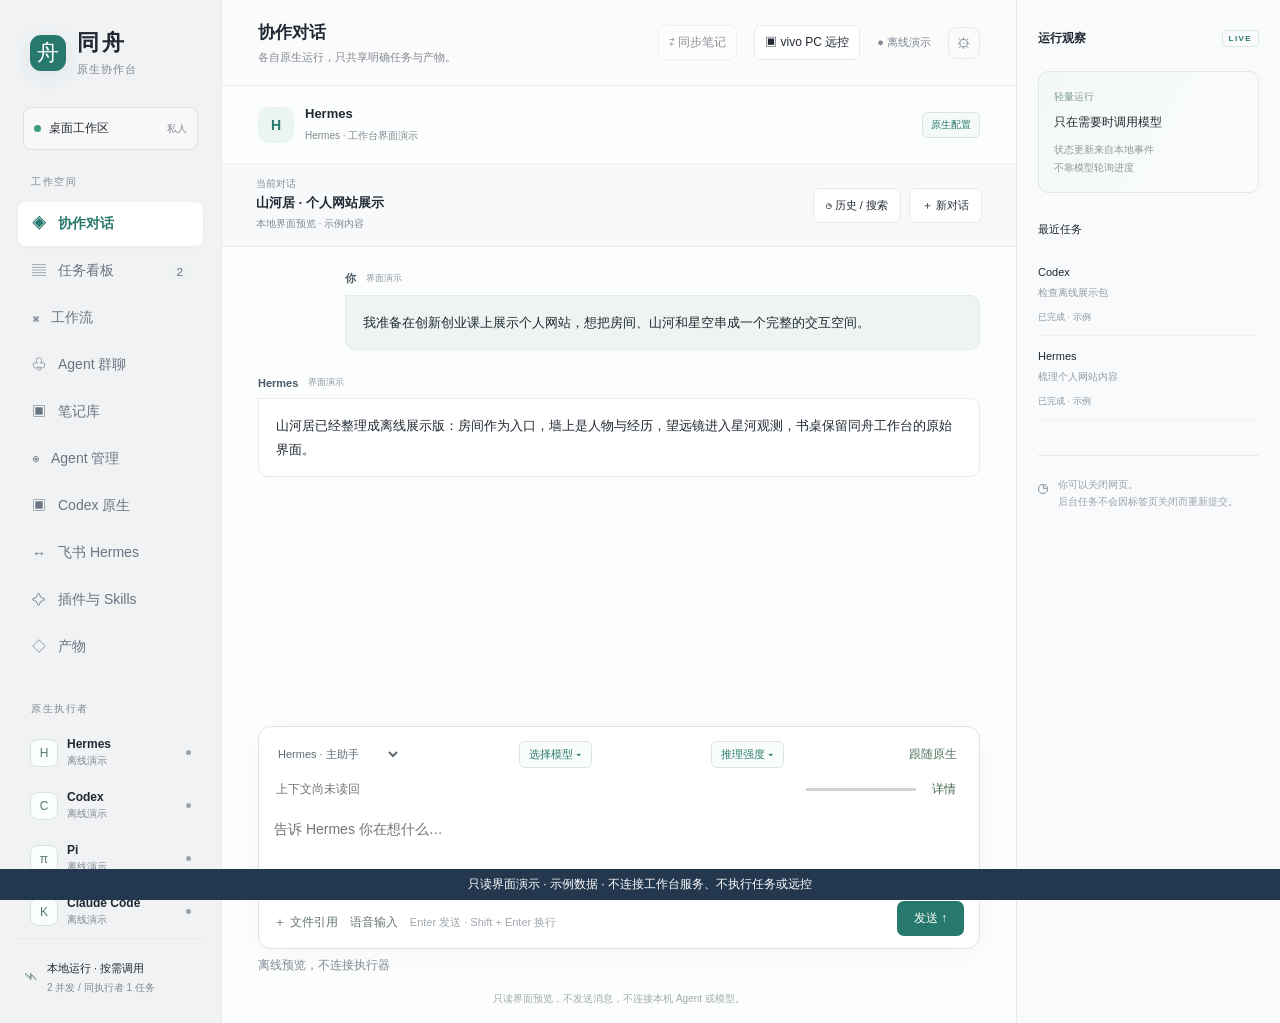
<file: assets/tongzhou/preview.html>
﻿<!doctype html><html lang="zh-CN"><head><meta charset="utf-8"><meta name="viewport" content="width=device-width,initial-scale=1"><title>同舟 · 原生协作台</title><link rel="stylesheet" href="./style.css"></head><body>
<div id="login" class="login"><div class="login-card"><div class="brand-mark">舟</div><span class="eyebrow">LOCAL-FIRST · NATIVE AGENTS</span><h1>让想法有着落。</h1><p>原生助手，清晰协作。你的项目和记忆留在自己的电脑。</p><form id="login-form"><label>协作台访问口令<input id="key" type="password" autocomplete="current-password" required placeholder="输入本机生成的口令"></label><button class="primary">进入协作台 <span>→</span></button></form><small id="login-error"></small></div></div>
<div id="app" hidden><aside class="sidebar"><div class="brand"><div class="brand-mark small">舟</div><div><b>同舟</b><span>原生协作台</span></div></div><div class="workspace-badge"><span class="pulse"></span> 桌面工作区 <small>私人</small></div><div class="section-label">工作空间</div><nav><button data-view="chat" class="active">◈ <span>协作对话</span></button><button data-view="tasks">▤ <span>任务看板</span><small id="active-count">0</small></button><button data-view="flows">⌘ <span>工作流</span></button><button data-view="rooms">♧ <span>Agent 群聊</span></button><button data-view="notes">▣ <span>笔记库</span></button><button data-view="agents">◉ <span>Agent 管理</span></button><button data-view="projection">▣ <span>Codex 原生</span></button><button data-view="feishu">↔ <span>飞书 Hermes</span></button><button data-view="skills">✧ <span>插件与 Skills</span></button><button data-view="artifacts">◇ <span>产物</span></button></nav><div class="section-label agent-label">原生执行者</div><div id="agent-list"></div><div class="sidebar-footer"><div class="foot-icon">⌁</div><div><b>本地运行 · 按需调用</b><span>2 并发 / 同执行者 1 任务</span></div></div></aside>
<main><header><button id="mobile-menu" aria-label="打开菜单">☰</button><div><h2 id="page-title">协作对话</h2><p id="page-subtitle">各自原生运行，只共享明确任务与产物。</p></div><div class="header-right"><button id="personal-notes-sync" class="secondary remote-launch" type="button" disabled title="正在检查笔记同步服务">⇄ 同步笔记</button><button id="vivo-remote-open" class="secondary remote-launch" type="button">▣ vivo PC 远控</button><span id="connection" class="connection">● 连接中</span><button id="settings-open" class="icon-button" title="模型选择">⚙</button></div></header>
<section id="view-chat" class="view chat-view"><div class="chat-heading"><div class="main-avatar">H</div><div><h3 id="active-agent-title">Hermes</h3><span id="model-label">原生会话 · 飞书独立运行</span></div><span id="agent-native-state" class="tag">原生配置</span></div><div class="conversation-toolbar"><div class="conversation-caption"><small>当前对话</small><b id="conversation-title">正在读取…</b><span id="conversation-origin" class="muted"></span></div><div class="conversation-controls"><button id="conversation-history-open" class="secondary" type="button">◷ 历史 / 搜索</button><button id="conversation-new-open" class="secondary" type="button">＋ 新对话</button><button id="conversation-native-view" class="native-link" type="button" hidden>查看原生历史</button></div></div><button id="conversation-load-earlier" class="load-earlier" type="button" hidden>加载更早消息</button><div id="messages" class="messages"><div class="welcome"><span class="eyebrow">从一句话开始</span><h1>我们一起把事情做好。</h1><p>聊一个想法，梳理一个项目，或交付一个明确任务。<br>这里展示真实执行状态，不让“结束回复”冒充“完成任务”。</p><div class="welcome-chips"><button data-suggestion="请先了解我这个项目的目标与阶段，暂时不要执行任务。">梳理一个项目 ↗</button><button data-suggestion="请帮我解释这个问题，先讨论，不要把聊天都变成待办。">一起想清楚 ↗</button></div></div></div><div class="composer-area"><div id="reply-status"></div><form id="chat-form"><div class="composer-top"><select id="actor"><option value="hermes">Hermes · 主助手</option><option value="codex">Codex · 高质量任务</option><option value="pi">Pi · 小任务</option><option value="claude">Claude Code · 大代码</option></select><button id="quick-model-open" type="button" class="model-chip" title="选择当前 agent 的提供商与模型">选择模型 ▾</button><button id="effort-open" type="button" class="model-chip">推理强度 ▾</button><button id="native-restore" type="button" class="native-link" title="仅清除同舟覆盖">跟随原生</button></div><div id="context-strip" class="context-strip"><span id="context-count">上下文尚未读回</span><progress id="context-meter" max="100" value="0" aria-label="上下文使用比例"></progress><button id="context-details-open" type="button">详情</button></div><textarea id="prompt" placeholder="告诉 Hermes 你在想什么…" rows="3" required></textarea><div class="composer-bottom"><div class="composer-tools"><button id="file-reference" type="button" title="引用电脑文件，不上传整库">＋ 文件引用</button><button id="voice-input" type="button">语音输入</button><button id="stop-current" type="button" hidden>停止本轮</button><span>Enter 发送 · Shift + Enter 换行</span></div><button class="send" type="submit">发送 ↑</button></div></form><div class="agent-connection-line"><p id="agent-readiness" class="readiness-note"></p><button id="agent-connect" class="secondary" type="button" hidden>重连接口</button></div><p class="composer-note">项目事实留在 AI 项目库。上下文读取原生统计；同舟选择不写回原生默认，飞书不接管。</p></div></section>
<section id="view-tasks" class="view" hidden><div class="view-toolbar"><div><h3>每件事，都有真实去向。</h3><p>执行、等待、待审批、失败与完成分别显示。</p></div></div><div id="task-board" class="board"></div></section>
<section id="view-flows" class="view" hidden><div class="view-toolbar"><div><h3>把方法变成可重复的流程。</h3><p>前置结果回收后再推进；失败会阻塞后续节点，不重复派发。</p></div><button class="primary" id="new-flow">＋ 新建工作流</button></div><div class="flow-presets"><button data-template="research"><span>01</span><b>资料 → 分析 → 验收</b><small>Pi · Codex · Hermes</small></button><button data-template="code"><span>02</span><b>方案 → 实现 → 审查</b><small>Hermes · Claude Code · Codex</small></button></div><div id="flow-list"></div></section>
<section id="view-rooms" class="view" hidden><div class="view-toolbar"><div><h3>Agent 群聊与互相委派。</h3><p>房间只管理成员、任务关系和结果回收；每个 Agent 仍使用自己的原生会话。</p></div><button id="room-new-open" class="primary" type="button">＋ 新建群聊</button></div><div id="room-list" class="room-list"></div></section>
<section id="view-notes" class="view" hidden><div class="view-toolbar"><div><h3>项目共享库，与个人笔记分开。</h3><p id="vault-label">既有 Obsidian 主库 · 只按需读取</p></div><button id="notes-refresh" class="secondary">刷新目录</button></div><div id="vault-separation" class="vault-separation"></div><div class="note-layout"><div id="note-list"></div><article id="note-content"><p class="muted">选择一份笔记查看。网页不另外维护一套个人记忆。</p></article></div></section>
<section id="view-feishu" class="view" hidden><div class="view-toolbar"><div><h3>飞书 Hermes · 原生对话接入</h3><p>从手机选择原生对话，一键接到飞书。保留 Hermes 原生工具、模型和会话，不重新转发聊天。</p></div><div class="view-toolbar-actions"><button id="feishu-refresh" class="secondary" type="button">刷新状态</button><button id="feishu-connect" class="secondary" type="button">连接 / 重连</button><button id="feishu-startup" class="secondary" type="button">启用 / 修复开机启动</button></div></div><p id="feishu-feedback" class="feishu-feedback" role="status">正在读取原生飞书状态…</p><div id="feishu-summary" class="feishu-summary"></div><div class="feishu-picker"><label>飞书频道<select id="feishu-channel"></select></label><label>选择原生 Hermes 对话<select id="feishu-session"></select></label><button id="feishu-switch" class="primary" type="button" disabled>接入所选对话</button></div><p class="feishu-boundary">切换另一对话会调用 Hermes 原生 /handoff，并在飞书发一次接入确认（可能调用一次模型）。开机只恢复网关和既有绑定，不自动反复切换。已有任务或切换进行中时暂不允许换对话。仅接入原生主频道；需要更换频道时先在飞书执行 /sethome。确认超时不自动重试。</p><div id="feishu-session-list" class="feishu-session-list"></div></section>
<section id="view-projection" class="view" hidden><div class="view-toolbar"><div><h3>Codex 原生界面</h3><p>直接操作电脑上当前的 Codex 窗口；模型请求、工具和历史仍由电脑原生 Codex 处理。</p></div><div class="view-toolbar-actions"><button id="projection-open-new" class="secondary" type="button">新窗口打开</button><button id="projection-refresh" class="secondary" type="button">刷新状态</button></div></div><div id="projection-status-panel" class="projection-status-panel"></div><iframe id="projection-frame" class="projection-frame" data-src="/projection/" allow="fullscreen" title="Codex 原生界面投影"></iframe></section><section id="view-agents" class="view" hidden><div class="view-toolbar"><div><h3>原生能力，完整保留。</h3><p>启动时自动检查网页任务入口。平板直接提交任务、看输出与历史；桌面应用通过 PC 远控操作。</p></div><div class="view-toolbar-actions"><button id="ccswitch-open" class="secondary" type="button">打开 CC Switch</button><button id="native-refresh" class="secondary" type="button">刷新安装状态</button></div></div><div id="ccswitch-agent-panel" class="ccswitch-agent-panel"></div><div id="remote-agent-panel" class="remote-agent-panel"></div><div id="native-agent-grid" class="native-agent-grid"></div><div class="integration-note">版本按钮只打开各 Agent 自己的原生更新入口；不会在后台自动安装、切换模型或重启原生软件。</div></section>
<section id="view-skills" class="view" hidden><div class="view-toolbar"><div><h3>能力放在原生目录。</h3><p>只读盘点，不复制 Skills、不注入全局规则，也不自动安装或运行第三方代码。</p></div></div><div class="skills-toolbar"><label>查看 Agent<select id="skills-actor"></select></label><label>查找 Skill<input id="skill-search" type="search" placeholder="名称或用途"></label><button id="skills-folder-open" class="secondary" type="button">打开原生目录</button></div><p id="skills-summary" class="muted"></p><div id="skills-list" class="skills-list"></div><h4 class="plugins-heading">插件 / 扩展目录</h4><div id="plugins-list" class="plugins-list"></div></section>
<section id="view-artifacts" class="view" hidden><div class="view-toolbar"><div><h3>结果，不止一句“完成”。</h3><p>来自任务回报的本机产物路径。PPT / Word 专用预览另行接入。</p></div></div><div id="artifact-list"></div></section>
</main><aside class="right-rail"><div class="rail-title">运行观察 <span>LIVE</span></div><div class="resource-card"><span>轻量运行</span><b>只在需要时调用模型</b><p>状态更新来自本地事件<br>不靠模型轮询进度</p></div><h4>最近任务</h4><div id="recent-jobs"></div><div class="rail-bottom"><span>◷</span><p>你可以关闭网页。<br>后台任务不会因标签页关闭而重新提交。</p></div></aside></div>
<dialog id="room-dialog" class="runtime-dialog"><form id="room-form"><div class="dialog-title"><div><h3>新建 Agent 群聊</h3><p class="muted">选择每位成员的原生机器人与已有对话；创建不调用模型</p></div><button type="button" class="dialog-close">×</button></div><label>群聊名称<input id="room-name" maxlength="120" required placeholder="例如：项目研发群"></label><div id="room-member-options" class="room-member-options"></div><button id="room-add-hermes" class="secondary" type="button">＋ 添加另一位 Hermes 机器人 / 会话</button><button type="submit" class="primary">创建群聊</button><p id="room-error" class="muted" role="alert"></p></form></dialog><dialog id="room-dispatch-dialog" class="runtime-dialog"><form id="room-dispatch-form"><div class="dialog-title"><div><h3>派发 Agent 任务</h3><p id="room-dispatch-meta" class="muted"></p></div><button type="button" class="dialog-close">×</button></div><label>发起 Agent<select id="room-source-agent"></select></label><label>目标 Agent<select id="room-target-agent"></select></label><label>任务目标<textarea id="room-goal" rows="5" required placeholder="只描述一个有边界的任务"></textarea></label><button class="primary">派发</button><p id="room-dispatch-error" class="muted"></p></form></dialog><dialog id="flow-dialog"><form id="flow-form"><div class="dialog-title"><h3>新建工作流</h3><button type="button" class="dialog-close">×</button></div><label>工作流名称<input id="flow-name" required placeholder="例如：本周项目资料整理"></label><label>节点定义 <small>actor / prompt / depends</small><textarea id="flow-spec" rows="15" spellcheck="false"></textarea></label><p class="muted">本版支持显式 DAG。节点、执行者和依赖确定后才执行，不自动无限拆分。</p><button class="primary">检查并创建</button><small id="flow-error"></small></form></dialog>
<dialog id="model-picker" class="model-picker"><div class="dialog-title"><div><h3>选择对话模型</h3><p class="muted">按提供商分组 · 当前模型有明确标记</p></div><button type="button" class="dialog-close">×</button></div><input id="model-search" type="search" placeholder="搜索模型名称、ID 或提供商" autocomplete="off"><div id="model-picker-list"></div><div id="model-picker-error"></div><div class="picker-footer"><span>仅当前 agent 的同舟调用，不改原生默认或飞书路由</span><button id="picker-open-config" class="secondary" type="button">API 配置中心 ↗</button></div></dialog><dialog id="settings-dialog" class="api-center"><div class="dialog-title"><div><h3>API 配置中心</h3><p class="muted">所有 API 集中查看 · 每个 agent 单独选择 · 原生配置不被改写</p></div><button type="button" class="dialog-close">×</button></div>
<div id="config-runtime-note" class="config-note" hidden></div><div class="catalog-toolbar"><div><b>模型目录</b><small id="catalog-status-text">只在你点击时读取提供商模型列表；不自动轮询、不调用模型</small></div><button id="catalog-refresh-all" class="secondary" type="button">发现已配置 API 的新模型</button></div><div id="provider-cards"></div><div class="settings-intro"><h4>每个 agent，自己的模型与推理</h4><p>可以跟随原生保存的选择，也可以只为同舟指定。运行中不改模型。</p></div><div id="actor-overrides"></div><small id="settings-error"></small>
<details class="provider-add"><summary>＋ 添加一个 API</summary><form id="provider-form"><div class="config-grid"><label>ID<input id="provider-id" placeholder="my-api" pattern="[a-z][a-z0-9-]{1,50}" required></label><label>显示名称<input id="provider-name" placeholder="我的 API"></label></div><label>API 地址<input id="provider-url" placeholder="https://example.com/v1" required></label><div class="config-grid"><label>接口协议<select id="provider-protocol"><option value="codex_responses">OpenAI Responses</option><option value="chat_completions">OpenAI Chat Completions</option><option value="anthropic_messages">Anthropic Messages</option></select></label><label>API Key<input id="provider-key" type="password" autocomplete="off" placeholder="仅保存在本机私有配置"></label></div><label>模型 ID <small>每行一个，不根据名称猜测能力</small><textarea id="provider-models" rows="3" required placeholder="点击右侧按钮自动发现，或每行填写一个模型ID"></textarea><button id="provider-discover" class="secondary" type="button">发现模型</button><small id="provider-discover-status" class="muted"></small></label><div class="config-grid"><label>上下文上限<input id="provider-context" type="number" min="1024" max="2000000" value="128000"></label><label>输出上限<input id="provider-output" type="number" min="128" max="131072" value="8192"></label></div><p class="muted">自定义模型的容量请按提供商填写。新增 API 只保存在同舟私有目录，不改 Hermes、Pi 或其他原生配置。</p><button class="primary">保存 API</button><small id="provider-error"></small></form></details></dialog><dialog id="effort-dialog" class="runtime-dialog"><div class="dialog-title"><div><h3>推理强度</h3><p id="effort-explain" class="muted"></p></div><button type="button" class="dialog-close">×</button></div><div id="effort-options" class="effort-options"></div><small id="effort-error"></small></dialog>
<dialog id="context-dialog" class="runtime-dialog"><div class="dialog-title"><div><h3>上下文与用量</h3><p class="muted">真实原生观测，不累加历史花费冒充当前上下文。</p></div><button type="button" class="dialog-close">×</button></div><div id="context-detail-grid" class="context-detail-grid"></div><p id="context-source" class="muted"></p></dialog>
<dialog id="file-dialog" class="runtime-dialog"><div class="dialog-title"><h3>引用电脑文件</h3><button type="button" class="dialog-close">×</button></div><label>绝对路径<input id="file-reference-path" placeholder="C:\Users\11710\Desktop\…" autocomplete="off"></label><p class="muted">把路径交给当前 agent 按需读取。此入口不上传平板文件，也不会把全文自动灌入上下文。</p><button id="file-reference-add" type="button" class="primary">加入引用</button></dialog>
<dialog id="conversation-dialog" class="history-dialog"><div class="dialog-title"><div><h3>对话历史</h3><p class="muted">按 Agent 分开 · 原生记录按需读取 · 不调用模型检索</p></div><button type="button" class="dialog-close" aria-label="关闭历史">×</button></div><div class="history-filters"><label>Agent<select id="history-actor"></select></label><label>搜索<input id="history-search" type="search" placeholder="标题或同舟消息关键词" autocomplete="off"></label><button id="history-scan" class="secondary" type="button">检索原生历史</button></div><div class="history-options"><label><input id="history-hidden" type="checkbox">显示已隐藏对话</label><span id="history-status" class="muted"></span></div><div id="history-list" class="history-list"></div><p class="history-boundary">“移除”只隐藏同舟目录，原生历史和任务证据保留，可恢复。续接原生历史前，请先结束该原生会话的当前任务，避免两处同时写入。原生检索本次最多150条，60秒内复用缓存。</p></dialog>
<dialog id="new-conversation-dialog" class="runtime-dialog"><form id="new-conversation-form"><div class="dialog-title"><div><h3>新建独立对话</h3><p id="new-conversation-actor" class="muted"></p></div><button type="button" class="dialog-close">×</button></div><label>对话名称（可选）<input id="new-conversation-title" maxlength="120" placeholder="例如：论文研究 / 工作规划 / 日常交流"></label><p class="muted">创建独立的原生会话，不带入另一段聊天；共用项目笔记不等于共用对话上下文。</p><button class="primary" id="new-conversation-submit">创建对话</button><p id="new-conversation-error" class="muted"></p></form></dialog>
<dialog id="native-transcript-dialog" class="history-dialog"><div class="dialog-title"><div><h3 id="native-transcript-title">原生历史查看</h3><p class="muted">最近文本按需读取 · 不复制入数据库 · 不展示工具结果或内部推理</p></div><button type="button" class="dialog-close">×</button></div><div id="native-transcript-body" class="native-transcript"></div></dialog>
<div id="preview-banner" hidden>只读界面预览 · 不执行任务、不启动远控 · 不是在线服务验收</div><div id="toast"></div><script src="./preview.js"></script></body></html>
</file>
<file: assets/tongzhou/style.css>
﻿:root{--bg:#f6f7f9;--paper:#fff;--line:#e7e9ed;--text:#202933;--muted:#818994;--accent:#28796d;--soft:#eaf4f0;--font:Inter,"Segoe UI","Microsoft YaHei",sans-serif}*{box-sizing:border-box}body{margin:0;background:var(--bg);color:var(--text);font:14px var(--font)}button,input,textarea,select{font:inherit}button{cursor:pointer;border:0;background:none;color:inherit}button:hover{filter:brightness(.96)}[hidden]{display:none!important}input,select,textarea{outline:none;border:1px solid var(--line);border-radius:9px;padding:10px 12px;background:white;color:var(--text)}textarea{resize:vertical;line-height:1.7}input:focus,textarea:focus,select:focus{border-color:#82b3a7;box-shadow:0 0 0 3px #28796d0c}#app{display:grid;grid-template-columns:222px minmax(0,1fr) 264px;height:100vh}.sidebar{background:#f0f2f4;border-right:1px solid var(--line);padding:28px 18px;display:flex;flex-direction:column}.brand{display:flex;gap:11px;align-items:center;padding:0 12px}.brand b{font-size:22px;letter-spacing:3px}.brand span{display:block;font-size:11px;letter-spacing:1px;color:var(--muted);margin-top:4px}.brand-mark{width:50px;height:50px;border-radius:15px;background:var(--accent);color:white;display:grid;place-items:center;font-size:25px;font-family:serif;box-shadow:0 5px 20px #28796d18}.brand-mark.small{width:36px;height:36px;font-size:22px;border-radius:11px}.workspace-badge{margin:30px 5px 25px;padding:12px 10px;border:1px solid #dde1e6;border-radius:8px;font-size:12px;background:#ffffff88;display:flex;align-items:center;gap:8px}.workspace-badge small{margin-left:auto;color:var(--muted)}.pulse{width:7px;height:7px;background:#3b9c79;border-radius:50%}.section-label{font-size:10px;letter-spacing:1.5px;color:var(--muted);padding:0 13px;margin-bottom:10px}nav button{display:flex;gap:12px;align-items:center;width:100%;border-radius:8px;padding:13px 14px;text-align:left;color:#697582;margin:3px 0}nav button.active{background:white;color:var(--accent);font-weight:600;box-shadow:0 2px 9px #25374a06}nav small{margin-left:auto;background:#edf1f1;border-radius:5px;padding:2px 6px}.agent-label{margin-top:30px}.agent{display:flex;gap:9px;align-items:center;padding:11px 12px}.avatar{width:28px;height:28px;border:1px solid #d9e2e1;border-radius:8px;display:grid;place-items:center;background:#fafffd;color:#5a786f;font-size:12px}.agent div:nth-child(2){font-size:12px}.agent small{display:block;color:var(--muted);font-size:10px;margin-top:3px}.agent .dot{width:5px;height:5px;border-radius:50%;background:#b4bec5;margin-left:auto}.sidebar-footer{margin-top:auto;display:flex;gap:9px;padding:20px 7px 0;border-top:1px solid var(--line)}.sidebar-footer b{font-size:11px;font-weight:500}.sidebar-footer span{display:block;font-size:10px;color:var(--muted);margin-top:5px}.foot-icon{font-size:26px;color:#81978f}main{min-width:0;display:flex;flex-direction:column;overflow:hidden}header{height:86px;border-bottom:1px solid var(--line);display:flex;align-items:center;justify-content:space-between;padding:0 36px;background:#ffffff77;flex-shrink:0}header h2{font-size:17px;margin:0 0 6px}header p{margin:0;color:var(--muted);font-size:11px}.header-right{display:flex;gap:17px;align-items:center}.connection{font-size:11px;color:var(--accent)}.icon-button{width:32px;height:32px;border:1px solid var(--line);border-radius:8px;color:#78848f}.view{padding:30px 34px;overflow:auto;flex:1}.chat-view{padding:0;display:flex;flex-direction:column;background:#fcfdfd}.chat-heading{display:flex;gap:11px;align-items:center;padding:20px 36px;border-bottom:1px solid #edf0f2}.main-avatar{width:36px;height:36px;border-radius:11px;background:var(--soft);color:var(--accent);display:grid;place-items:center;font-weight:600}.chat-heading h3{margin:0 0 5px;font-size:13px}.chat-heading span{font-size:10px;color:var(--muted)}.chat-heading .tag{margin-left:auto;border:1px solid #d7e6e1;color:var(--accent);padding:5px 8px;border-radius:5px;background:#f4faf7}.messages{flex:1;overflow:auto;padding:24px 36px}.welcome{padding:12vh 0 10px;max-width:640px;margin:auto}.eyebrow{font-size:10px;letter-spacing:1.8px;color:var(--accent)}h1{font-size:29px;font-weight:500;letter-spacing:-.6px;margin:16px 0}.welcome p{font-size:13px;color:#84909a;line-height:1.95}.welcome-chips{display:flex;gap:9px;margin-top:25px;flex-wrap:wrap}.welcome-chips button{padding:10px 13px;border:1px solid var(--line);border-radius:7px;font-size:11px;background:white;color:#667580}.message{margin:0 0 26px;max-width:780px}.message-meta{font-size:11px;display:flex;gap:10px;align-items:center;color:#8d97a1;margin-bottom:9px}.message-meta b{color:#4b5a66;font-weight:600}.message-body{white-space:pre-wrap;overflow-wrap:anywhere;line-height:1.8;font-size:13px;background:white;padding:15px 17px;border:1px solid var(--line);border-radius:0 10px 10px 10px}.message.user{margin-left:12%;}.message.user .message-body{background:#edf4f1;border-color:#e2ece8}.message.error .message-body{background:#fff5f3;color:#995948}.status-pill{font-size:10px;border-radius:5px;padding:3px 6px;background:#f0f3f5;color:#74838e}.composer-area{padding:12px 36px 17px}.composer-area form{border:1px solid #dde4e7;border-radius:13px;background:white;box-shadow:0 7px 26px #405a6208;padding:12px 15px}.composer-top{display:flex;align-items:center;justify-content:space-between}.composer-top select{border:0;font-size:11px;color:#5b6b73;padding:4px 0;box-shadow:none}.composer-top span{font-size:10px;color:#9ca6ae}.composer-area textarea{border:0;width:100%;padding:9px 0;background:none;box-shadow:none;min-height:65px;resize:none}.composer-bottom{display:flex;align-items:center;justify-content:space-between}.composer-bottom span{font-size:10px;color:#a0a7af}.send{padding:9px 17px;border-radius:7px;background:var(--accent);color:white;font-size:12px}.composer-note{text-align:center;color:#a0a8ae;font-size:10px;margin:10px 0 0}.right-rail{border-left:1px solid var(--line);padding:30px 21px;background:#f9fafb;overflow:auto}.rail-title{display:flex;justify-content:space-between;font-size:12px;font-weight:600;margin:0 0 24px}.rail-title span{font-size:8px;letter-spacing:1.4px;color:var(--accent);border:1px solid #dbe7e2;border-radius:4px;padding:3px 6px}.resource-card{border:1px solid #e1e8e5;border-radius:10px;background:linear-gradient(120deg,#f3f8f5,#fafcfb);padding:15px}.resource-card span{font-size:10px;color:#7c998a}.resource-card b{display:block;font-size:12px;margin-top:10px;font-weight:500}.resource-card p{color:#8b9a93;font-size:10px;line-height:1.8;margin-bottom:0}.right-rail h4{font-size:11px;font-weight:500;margin:29px 0 15px}.mini-job{padding:11px 0;border-bottom:1px solid #edf0f2}.mini-job strong{font-size:11px;font-weight:500}.mini-job p{font-size:10px;color:#939da6;white-space:nowrap;text-overflow:ellipsis;overflow:hidden;margin:7px 0}.mini-job small{font-size:9px;color:#8a979f}.rail-bottom{margin-top:35px;border-top:1px solid var(--line);padding-top:20px;display:flex;gap:10px;color:#99a2ab}.rail-bottom p{font-size:10px;line-height:1.7;margin:0}.rail-bottom span{font-size:20px}.view-toolbar{display:flex;justify-content:space-between;align-items:center;margin-bottom:25px}.view-toolbar h3{font-size:19px;font-weight:500;margin:0 0 9px}.view-toolbar p{font-size:11px;color:var(--muted);margin:0}.primary{background:var(--accent);color:white;border-radius:8px;padding:11px 17px;font-size:12px;display:flex;justify-content:space-between;gap:20px}.secondary{border:1px solid var(--line);background:white;border-radius:7px;padding:9px 12px;font-size:11px}.board{display:grid;grid-template-columns:repeat(3,minmax(0,1fr));gap:15px}.column{background:#eef1f4;border-radius:10px;padding:12px;min-height:240px}.column-title{font-size:11px;color:#687883;margin-bottom:14px}.task-card{background:white;padding:13px;border:1px solid var(--line);border-radius:8px;margin-bottom:10px}.task-card strong{font-size:11px}.task-card p{font-size:11px;line-height:1.6;color:#79858f;white-space:pre-wrap;max-height:90px;overflow:hidden}.task-card footer{display:flex;gap:6px;justify-content:space-between;align-items:center}.task-card button{font-size:10px;color:#b37964}.flow-presets{display:grid;grid-template-columns:1fr 1fr;gap:15px;margin-bottom:28px}.flow-presets button{text-align:left;background:white;border:1px solid var(--line);border-radius:10px;padding:20px;display:flex;flex-direction:column;gap:10px}.flow-presets span{font-size:10px;color:#8cab9e}.flow-presets b{font-size:13px;font-weight:500}.flow-presets small{color:#98a2aa;font-size:10px}.flow{background:white;border:1px solid var(--line);border-radius:10px;padding:20px;margin-top:15px}.flow-head{display:flex;justify-content:space-between;font-size:13px}.flow-nodes{display:flex;gap:10px;flex-wrap:wrap;margin-top:20px}.flow-node{padding:12px;background:#f5f7f8;border-radius:8px;flex:1;min-width:140px}.flow-node b{font-size:11px}.flow-node p{font-size:10px;color:#86939d}.note-layout{display:grid;grid-template-columns:220px 1fr;border:1px solid var(--line);background:white;border-radius:10px;min-height:430px;overflow:hidden}#note-list{padding:12px;border-right:1px solid var(--line);max-height:65vh;overflow:auto}#note-list button{width:100%;text-align:left;padding:9px 7px;font-size:11px;color:#63737d;border-radius:5px}#note-list button:hover{background:var(--soft)}#note-content{white-space:pre-wrap;overflow-wrap:anywhere;padding:24px;line-height:1.85;font-size:12px;max-height:65vh;overflow:auto}.muted{color:var(--muted);font-size:11px;line-height:1.8}.artifact{background:white;border:1px solid var(--line);border-radius:8px;padding:15px;margin:10px 0}.artifact b{display:block;font-size:12px}.artifact small{color:var(--muted);font-size:10px;overflow-wrap:anywhere}.empty{border:1px dashed #d9e1e5;border-radius:10px;padding:40px;text-align:center;color:#97a1a9;font-size:12px}dialog{border:1px solid var(--line);border-radius:15px;max-width:660px;width:90%;padding:25px;box-shadow:0 25px 100px #152c3940}dialog::backdrop{background:#152b3c55;backdrop-filter:blur(4px)}.dialog-title{display:flex;align-items:center;justify-content:space-between;margin-bottom:18px}.dialog-title h3{font-weight:500;margin:0}.dialog-close{font-size:22px;color:var(--muted)}label{display:block;font-size:12px;margin:15px 0;color:#61727b}label input,label textarea,label select{display:block;width:100%;margin-top:8px}label small{font-size:10px;color:var(--muted)}#toast{position:fixed;bottom:30px;left:50%;transform:translateX(-50%);padding:12px 20px;background:#243b37;color:white;border-radius:9px;box-shadow:0 4px 20px #0001;font-size:12px;display:none;z-index:1000}.login{min-height:100vh;display:grid;place-items:center;background:radial-gradient(at 15% 30%,#e4ede8 0,transparent 45%),var(--bg)}.login-card{max-width:420px;padding:40px;width:100%}.login-card>.eyebrow{display:block;margin-top:35px}.login-card p{color:#8b959b;font-size:12px;line-height:1.9}.login-card form{margin-top:28px}.login-card .primary{width:100%;margin-top:22px}.login-card small{display:block;color:#b56551;font-size:11px;margin-top:15px}#mobile-menu{display:none}#reply-status{font-size:11px;color:var(--accent);min-height:22px;padding:0 5px}#settings-error,#flow-error{color:#af6c5b;display:block;margin-top:10px}@media(min-width:1500px){#app{grid-template-columns:236px minmax(0,1fr) 288px}.messages{padding:28px 65px}.composer-area{padding:12px 65px 20px}}@media(max-width:1100px){#app{grid-template-columns:198px 1fr}.right-rail{display:none}.sidebar{padding:24px 14px}.view{padding:24px}.board{gap:9px}header{padding:0 25px}.messages,.chat-heading{padding-left:25px;padding-right:25px}.composer-area{padding-left:25px;padding-right:25px}}@media(max-width:650px){#app{display:block;height:100dvh}.sidebar{position:fixed;inset:0 auto 0 0;width:230px;z-index:30;transform:translateX(-100%);transition:.2s;box-shadow:10px 0 50px #15333022}.sidebar.open{transform:none}main{height:100%}header{height:74px;padding:0 16px;gap:12px;justify-content:initial}header h2{font-size:15px}header p{font-size:9px}.header-right{margin-left:auto;gap:8px}.connection{font-size:9px}#mobile-menu{display:block;font-size:18px}.messages{padding:18px}.chat-heading{padding:16px 18px}.chat-heading .tag{font-size:8px}.composer-area{padding:10px 14px 12px}.welcome{padding-top:8vh}h1{font-size:25px}.welcome p{font-size:12px}.message.user{margin-left:6%}.composer-top span{display:none}.board{grid-template-columns:1fr}.flow-presets{grid-template-columns:1fr}.note-layout{grid-template-columns:1fr}#note-list{max-height:170px;border-right:0;border-bottom:1px solid var(--line)}#note-content{max-height:50vh}.view-toolbar{align-items:flex-start;gap:12px}.view-toolbar h3{font-size:16px}.primary{font-size:11px;padding:10px 12px}.composer-note{font-size:8px}.view{padding:20px 16px}}

.api-center{max-width:800px;max-height:90vh;overflow:auto}.config-grid{display:grid;grid-template-columns:repeat(2,minmax(0,1fr));gap:14px}.config-grid label{margin:9px 0}#provider-cards{display:flex;gap:10px;flex-wrap:wrap}.provider-card{border:1px solid var(--line);border-radius:8px;padding:13px;min-width:180px;flex:1}.provider-card b{display:block;font-size:12px}.provider-card small{display:block;color:var(--muted);font-size:10px;margin:8px 0;overflow-wrap:anywhere}.override-row{display:grid;grid-template-columns:90px 1fr 1fr;gap:9px;align-items:center;margin:10px 0}.override-row b{font-size:11px}.override-row small{grid-column:2/4;font-size:10px;color:var(--muted)}.provider-add{margin-top:24px;border-top:1px solid var(--line);padding-top:18px}.provider-add summary{cursor:pointer;color:var(--accent);font-size:12px}@media(max-width:650px){.config-grid{grid-template-columns:1fr}.override-row{grid-template-columns:1fr 1fr}.override-row b{grid-column:1/3}.override-row small{grid-column:1/3}}

.model-chip{border:1px solid #d9e6e0;border-radius:6px;color:var(--accent);font-size:11px;padding:5px 9px;background:#f8fcfa;max-width:230px;overflow:hidden;text-overflow:ellipsis;white-space:nowrap}.model-picker{max-width:590px;max-height:80vh;overflow:auto}.model-picker>input{width:100%;margin-bottom:18px}#model-picker-list{max-height:48vh;overflow:auto}.model-group{border:1px solid var(--line);border-radius:9px;overflow:hidden;margin-bottom:12px}.model-group-head{display:block;width:100%;padding:13px 14px;background:#f4f7f6;text-align:left;color:#557b70;font-size:12px}.model-choice{width:100%;display:flex;align-items:center;justify-content:space-between;text-align:left;padding:13px 14px;border-top:1px solid #f0f2f4;gap:12px}.model-choice.selected{background:#edf7f2}.model-choice:hover{background:#f5faf7}.model-choice b{font-size:12px;font-weight:500}.model-choice small{display:block;font-size:9px;color:var(--muted);margin-top:5px}.model-choice-tags{display:flex;align-items:center;gap:6px;flex-wrap:wrap;justify-content:flex-end;font-size:8px;color:#81918a}.model-choice-tags span{border:1px solid #e1e9e5;border-radius:4px;padding:3px 4px}.model-choice-tags .current-model{color:var(--accent);border-color:#b8d8cb;background:#eaf5ef}.picker-footer{display:flex;justify-content:space-between;gap:12px;align-items:center;margin-top:16px;padding-top:14px;border-top:1px solid var(--line)}.picker-footer>span{font-size:9px;color:var(--muted)}#model-picker-error{color:#b26350;font-size:11px;margin-top:12px}.config-note{padding:11px 13px;background:#fff8e9;border:1px solid #eee0bb;border-radius:7px;color:#9b8047;font-size:11px;line-height:1.7;margin-bottom:17px}button:disabled{cursor:not-allowed;opacity:.5}@media(max-width:650px){.model-choice{align-items:flex-start;flex-direction:column}.model-choice-tags{justify-content:flex-start}.model-chip{max-width:160px;font-size:9px}.composer-top{gap:9px}}

/* Native runtime controls: restrained, readable, per-agent scope. */
.agent[role=button]{cursor:pointer;border:1px solid transparent;border-radius:10px}.agent.selected{background:#edf4ef;border-color:#b7cabb}.agent:focus-visible{outline:2px solid #176b4c;outline-offset:2px}.composer-top{flex-wrap:wrap;gap:8px}.native-link{border:0;background:transparent;color:#53715e;font-size:12px;padding:7px;cursor:pointer}.context-strip{display:flex;align-items:center;gap:10px;padding:10px 2px;color:#6c746c;font:12px/1.4 system-ui}.context-strip progress{margin-left:auto;width:110px;height:5px;accent-color:#237653}.context-strip progress.unavailable{opacity:.3}.context-strip button{border:0;background:none;color:#40654a;cursor:pointer}.composer-tools{display:flex;gap:12px;align-items:center;flex-wrap:wrap}.composer-tools button{border:0;background:transparent;padding:5px 0;color:#64766a;font:12px system-ui;cursor:pointer}.composer-tools button:disabled{opacity:.45;cursor:default}.composer-tools span{font-size:11px}.runtime-dialog{width:min(540px,calc(100vw - 32px));border:1px solid #d5ddd5;border-radius:16px;padding:24px;background:#fcfcf9}.runtime-dialog::backdrop{background:#16221960}.effort-options{display:grid;grid-template-columns:repeat(3,1fr);gap:9px;margin:18px 0}.effort-option{padding:14px 8px;border:1px solid #d9dfd8;background:#fff;border-radius:9px;cursor:pointer}.effort-option.selected{border-color:#28784e;background:#edf5ef;color:#205e3d}.runtime-actor-card{padding:18px;border:1px solid #dce2db;border-radius:12px;background:#fff;margin:12px 0}.runtime-card-head,.runtime-card-foot{display:flex;align-items:center;justify-content:space-between;gap:12px}.runtime-card-head b{font-size:15px}.runtime-select-grid{display:grid;grid-template-columns:1fr 1.2fr 1fr;gap:10px;margin:14px 0}.runtime-select-grid select{width:100%;min-width:0;margin-top:5px}.runtime-card-foot small{max-width:70%;font-size:11px;color:#788075}.runtime-card-foot button{white-space:nowrap}.context-detail-grid{display:grid;grid-template-columns:1fr 1fr;gap:15px;margin:22px 0}.context-detail-grid>div{background:#eff3ed;padding:14px;border-radius:9px}.context-detail-grid small,.context-detail-grid b{display:block}.context-detail-grid small{font-size:11px;color:#71776d}.context-detail-grid b{font-size:17px;margin-top:4px;overflow-wrap:anywhere}.settings-intro p,.native-availability{color:#7b8277;font-size:12px}.runtime-dialog input{width:100%}#settings-error,#effort-error{color:#a14936}.api-center{max-height:88vh;overflow:auto}.model-group h4{font-size:13px;padding:12px 4px;color:#7d8578}.model-choice:disabled{opacity:.5;cursor:not-allowed}.model-chip{max-width:min(320px,70vw);overflow:hidden;text-overflow:ellipsis;white-space:nowrap}.composer-bottom{align-items:flex-end}.context-strip span{overflow-wrap:anywhere}.runtime-dialog label{display:block}button:focus-visible,select:focus-visible{outline:2px solid #237653;outline-offset:3px}@media(max-width:650px){.runtime-select-grid{grid-template-columns:1fr}.runtime-card-foot{align-items:flex-start}.context-strip progress{width:60px}.composer-tools span{display:none}.composer-top select{width:100%;max-width:none}.model-chip{font-size:12px}.runtime-dialog{padding:18px}.effort-options{grid-template-columns:repeat(2,1fr)}}@media(prefers-reduced-motion:reduce){*{scroll-behavior:auto!important;transition:none!important;animation:none!important}}

/* Native entries: readable state, no false online badges. */
.remote-launch{white-space:nowrap;font-size:12px;padding:8px 10px}.readiness-note{font-size:12px;color:var(--muted);margin:8px 0}.readiness-note.not-ready{color:#b77927}.dot.offline{background:#9aa2ae!important}.send:disabled{opacity:.45;cursor:not-allowed}.native-agent-grid{display:grid;grid-template-columns:repeat(2,minmax(0,1fr));gap:18px}.native-agent-card{border:1px solid var(--border,#dce2e8);border-radius:12px;padding:20px;background:var(--surface,#fff)}.native-agent-card h4{font-size:19px;margin:0}.native-agent-card p{font-size:13px;line-height:1.7;color:var(--muted)}.native-tags{display:flex;flex-wrap:wrap;gap:6px;margin:16px 0}.native-tags span{font-size:11px;background:#edf1f5;padding:5px 8px;border-radius:4px;color:#506071}.native-actions{display:flex;flex-wrap:wrap;gap:10px;align-items:center}.integration-note{margin:24px 0;font-size:13px;line-height:1.8;color:var(--muted)}.skills-toolbar{display:flex;flex-wrap:wrap;gap:16px;align-items:end;margin-bottom:18px}.skills-toolbar label{font-size:12px;display:grid;gap:7px}.skills-toolbar input,.skills-toolbar select{padding:10px;border:1px solid var(--border,#dce2e8);border-radius:7px;background:var(--surface,#fff)}.skills-list{display:grid;grid-template-columns:repeat(2,minmax(0,1fr));gap:12px}.skill-card{border-bottom:1px solid var(--border,#dce2e8);padding:14px 6px}.skill-card p{font-size:12px;line-height:1.7;margin:8px 0;color:var(--muted)}.skill-card small,.vault-info small{display:block;font-size:10px;overflow-wrap:anywhere;color:var(--muted)}.plugin-row{padding:10px 4px;display:flex;gap:16px;justify-content:space-between;border-bottom:1px solid var(--border,#dce2e8)}.plugin-row small{font-size:11px;color:var(--muted)}.plugins-heading{margin-top:30px}.vault-separation{display:grid;grid-template-columns:1fr 1fr;gap:18px;margin:0 0 22px}.vault-info{padding:16px;border-left:3px solid var(--accent,#49857f);background:var(--surface,#fff)}.vault-info p{font-size:12px;line-height:1.7}.vault-info button{margin-top:12px}#preview-banner{position:fixed;z-index:40;bottom:0;left:0;width:100%;background:#23384e;color:white;text-align:center;font-size:12px;padding:7px}#preview-banner[hidden]{display:none}
@media(max-width:800px){.native-agent-grid,.skills-list,.vault-separation{grid-template-columns:1fr}.header-right{gap:8px}.header-right .connection{display:none}.remote-launch{font-size:11px;padding:8px}.skills-toolbar{gap:10px}.skills-toolbar label{flex:1;min-width:130px}.native-agent-card{padding:16px}.native-actions{gap:7px}}

.provider-note{display:block;line-height:1.6;color:var(--muted);margin-top:6px}

.conversation-toolbar{display:flex;align-items:center;justify-content:space-between;gap:12px;padding:13px 34px;border-bottom:1px solid var(--border,#e1e7ec);background:#f7f9fb}.conversation-caption{min-width:0;display:grid;gap:3px}.conversation-caption small{font-size:10px;color:var(--muted)}.conversation-caption b{font-size:13px;max-width:340px;overflow:hidden;white-space:nowrap;text-overflow:ellipsis}.conversation-caption span{font-size:10px}.conversation-controls{display:flex;gap:8px;align-items:center}.conversation-controls button{font-size:11px;white-space:nowrap}.load-earlier{border:0;border-bottom:1px solid var(--border,#e1e7ec);background:transparent;color:var(--accent,#377970);padding:8px;font-size:12px;cursor:pointer}.history-dialog{width:min(860px,94vw);max-height:85vh;padding:26px;border:1px solid var(--border,#dce3e8);border-radius:14px}.history-filters{display:flex;align-items:end;gap:12px;margin:18px 0}.history-filters label{display:grid;gap:6px;font-size:12px}.history-filters label:nth-child(2){flex:1}.history-filters input,.history-filters select{min-width:0;padding:10px;border:1px solid var(--border,#dce3e8);border-radius:6px}.history-options{display:flex;justify-content:space-between;gap:14px;align-items:center;margin:14px 0;font-size:12px}.history-options label{display:flex;align-items:center;gap:6px}.history-row{display:flex;align-items:center;justify-content:space-between;gap:16px;padding:15px 12px;border-bottom:1px solid var(--border,#dce3e8);border-left:3px solid transparent}.history-row.active{border-left-color:var(--accent,#377970);background:#eff6f3}.history-row-copy{min-width:0;flex:1}.history-row-copy b{display:block;font-size:14px;overflow-wrap:anywhere}.history-row-copy small{display:block;font-size:10px;color:var(--muted);margin:7px 0}.history-row-copy p{font-size:12px;margin:0;color:var(--muted);overflow-wrap:anywhere}.history-row-actions{display:flex;gap:8px;flex-shrink:0}.history-hide{background:none;border:0;font-size:11px;color:#a75546;cursor:pointer}.history-boundary{font-size:11px;line-height:1.8;color:var(--muted);margin:20px 0 0}.native-transcript{max-height:62vh;overflow:auto}.native-transcript .message{padding:14px 0}.native-transcript b{font-size:12px}.native-transcript .message-body{font-size:13px;line-height:1.8;white-space:pre-wrap;overflow-wrap:anywhere}#new-conversation-title{width:100%;padding:12px;margin:8px 0;border:1px solid var(--border,#dce3e8);border-radius:6px}
@media(max-width:800px){.conversation-toolbar{padding:12px 20px;align-items:start;flex-wrap:wrap}.conversation-caption b{max-width:260px}.history-dialog{padding:18px}.history-filters{flex-wrap:wrap}.history-filters label:first-child{min-width:95px}.history-filters label:nth-child(2){min-width:140px}.history-row{flex-wrap:wrap;gap:10px}.history-row-copy{flex-basis:100%}.history-options{align-items:start}.history-options .muted{max-width:165px}.conversation-controls{flex-wrap:wrap}}

.catalog-toolbar{display:flex;align-items:center;justify-content:space-between;gap:12px;padding:12px 14px;margin-bottom:14px;border:1px solid var(--border,#dce3e8);background:#f7faf9;border-radius:8px}.catalog-toolbar small{display:block;color:var(--muted);font-size:11px;margin-top:4px}.provider-actions{display:flex;justify-content:flex-end;margin-top:8px}.provider-add #provider-discover{margin:8px 0}.provider-add #provider-discover-status{display:block;line-height:1.5}.provider-card{min-width:0}@media(max-width:800px){.catalog-toolbar{align-items:flex-start;flex-direction:column}.catalog-toolbar button{width:100%}}

.view-toolbar-actions{display:flex;gap:8px;flex-wrap:wrap}.ccswitch-agent-panel{border:1px solid var(--border,#dce3e8);border-radius:10px;padding:16px;margin-bottom:18px;background:#f7faf9}.ccswitch-panel-head{display:flex;justify-content:space-between;gap:12px;align-items:center;margin-bottom:12px}.ccswitch-current-list{display:grid;grid-template-columns:repeat(2,minmax(0,1fr));gap:8px}.ccswitch-current-row{display:grid;grid-template-columns:72px 1fr;gap:6px;align-items:baseline;padding:9px 10px;background:#fff;border:1px solid #e6eceb;border-radius:7px}.ccswitch-current-row small{grid-column:2;color:var(--muted);font-size:10px}.native-version{display:flex;justify-content:space-between;gap:10px;color:var(--muted);font-size:11px;margin:8px 0}.native-version small{font-size:10px;text-align:right}.native-update-button{border:1px solid #cda05c;color:#895e19;background:#fff9ee;border-radius:6px;padding:8px 10px;cursor:pointer;font-size:11px}.native-update-button:disabled{opacity:.4;cursor:not-allowed}@media(max-width:800px){.ccswitch-current-list{grid-template-columns:1fr}.view-toolbar-actions{width:100%}.view-toolbar-actions button{flex:1}}

.remote-agent-panel{border:1px solid var(--border,#dce3e8);border-radius:10px;padding:16px;margin-bottom:18px;background:#fff}.remote-status-grid{display:grid;grid-template-columns:repeat(4,minmax(0,1fr));gap:8px}.remote-status-row{padding:9px 10px;background:#f7faf9;border-radius:7px}.remote-status-row small{display:block;color:var(--muted);font-size:10px}.remote-status-row b{display:block;margin-top:5px;font-size:12px;overflow-wrap:anywhere}@media(max-width:800px){.remote-status-grid{grid-template-columns:repeat(2,minmax(0,1fr))}}

.ccswitch-migration-warning{margin-top:14px;padding:12px;border:1px solid #edc98f;background:#fff9ef;border-radius:8px}.ccswitch-migration-warning>b{display:block;margin-bottom:8px;color:#8a641d}.ccswitch-migration-row{display:flex;align-items:center;justify-content:space-between;gap:12px;padding:7px 0;border-top:1px solid #f0dfbf;font-size:12px}.ccswitch-migration-row small{color:var(--muted);overflow-wrap:anywhere}.ccswitch-migration-row .native-link{white-space:nowrap}

.room-list{display:grid;grid-template-columns:repeat(2,minmax(0,1fr));gap:16px}.room-card{border:1px solid var(--border,#dce3e8);border-radius:10px;padding:18px;background:#fff}.room-card-head{display:flex;justify-content:space-between;align-items:center;gap:10px}.room-card-head h4{margin:0;font-size:18px}.room-members{display:flex;flex-wrap:wrap;gap:6px;margin:14px 0}.room-members span{font-size:11px;padding:6px 9px;border-radius:4px;background:#edf3f2}.room-member-options{display:flex;flex-wrap:wrap;gap:10px;margin:14px 0}.room-member-option{display:flex;gap:6px;align-items:center;padding:8px 10px;border:1px solid var(--border,#dce3e8);border-radius:6px;font-size:12px}.room-member-option:has(input:checked){border-color:var(--accent,#377970);background:#eef7f4}@media(max-width:800px){.room-list{grid-template-columns:1fr}}

.agent-connection-line{display:flex;align-items:center;gap:10px;flex-wrap:wrap}.agent-connection-line .readiness-note{flex:1;min-width:180px}.agent-connection-line button{font-size:12px;white-space:nowrap}.history-row-actions{flex-wrap:wrap}

#view-projection{height:calc(100dvh - 80px);min-height:480px;display:flex;flex-direction:column}#view-projection[hidden]{display:none}#view-projection .view-toolbar{flex-shrink:0;margin-bottom:10px}.projection-status-panel{font-size:12px;color:var(--muted);margin-bottom:10px}.projection-frame{border:1px solid var(--border,#dce3e8);border-radius:10px;width:100%;flex:1;min-height:400px;background:#10151b}@media(max-width:800px){#view-projection{height:calc(100dvh - 80px);min-height:500px}.projection-frame{min-height:400px;border-radius:7px}#view-projection .view-toolbar{gap:8px;flex-wrap:wrap}}

.feishu-feedback{padding:12px 16px;border-radius:8px;background:#eef6f4;color:#276a58;font-size:13px;line-height:1.7}.feishu-feedback.error{background:#fff1ed;color:#9e4634}.feishu-summary{display:grid;grid-template-columns:repeat(4,minmax(0,1fr));gap:12px;margin:18px 0}.feishu-info{padding:14px;background:#f5f8fa;border:1px solid var(--border,#dce3e8);border-radius:9px}.feishu-info small{display:block;font-size:11px;color:var(--muted);margin-bottom:8px}.feishu-info b{font-size:13px}.feishu-picker{display:flex;gap:12px;align-items:end;flex-wrap:wrap;margin:20px 0}.feishu-picker label{display:grid;gap:7px;flex:1;min-width:220px;font-size:12px}.feishu-picker select{padding:11px;max-width:100%;min-width:0;border:1px solid var(--border,#dce3e8);border-radius:7px;background:#fff}.feishu-picker button{white-space:nowrap}.feishu-boundary{font-size:12px;line-height:1.8;color:var(--muted)}.feishu-session-card{display:flex;align-items:center;gap:15px;justify-content:space-between;border-bottom:1px solid var(--border,#dce3e8);padding:18px 8px}.feishu-session-card>div{min-width:0}.feishu-session-card b{display:block;font-size:14px;overflow-wrap:anywhere}.feishu-session-card small,.feishu-session-card code{display:block;margin-top:6px;color:var(--muted);font-size:11px;overflow-wrap:anywhere}.feishu-session-card button{flex-shrink:0}@media(max-width:800px){.feishu-summary{grid-template-columns:repeat(2,minmax(0,1fr))}.feishu-picker{display:grid;grid-template-columns:minmax(0,1fr)}.feishu-picker label{min-width:0}.feishu-session-card{align-items:flex-start}.feishu-session-card button{font-size:11px}.feishu-info{padding:11px}}

/* Feishu controls must remain readable/tappable on phone-sized screens. */
.chat-feishu-status{margin:0;padding:9px 34px;border-bottom:1px solid var(--border,#dce3e8);color:#276a58;background:#eef6f4;font-size:12px;line-height:1.6;overflow-wrap:anywhere}.chat-feishu-status.error{color:#9e4634;background:#fff1ed}#conversation-feishu-attach{min-width:126px;min-height:36px}#chat-feishu-dialog{max-height:85dvh}#chat-feishu-dialog h3{font-size:17px;overflow-wrap:anywhere}#chat-feishu-dialog label{display:grid;gap:8px;margin:18px 0}#chat-feishu-channel{width:100%;min-width:0;padding:10px;border:1px solid var(--border,#dce3e8);border-radius:6px}#chat-feishu-dialog .dialog-title button{flex-shrink:0;border:0;background:none;color:var(--muted);cursor:pointer}@media(max-width:800px){.chat-feishu-status{padding:9px 20px}.conversation-controls{max-width:100%}#conversation-feishu-attach{min-height:40px}}
@media(max-width:800px){
  #view-feishu .view-toolbar{flex-direction:column;align-items:stretch;gap:14px}
  #view-feishu .view-toolbar>div:first-child{width:100%;min-width:0}
  #view-feishu .view-toolbar-actions{display:flex;flex-wrap:wrap;width:100%;gap:8px}
  #view-feishu .view-toolbar-actions button{flex:1 1 auto;min-height:42px;white-space:nowrap}
  #view-feishu .feishu-summary{gap:10px}
  #view-feishu .feishu-picker button{min-height:42px}
}

.room-context-row{display:grid;grid-template-columns:110px minmax(0,1fr);align-items:center;gap:8px;padding:10px 12px;border:1px solid var(--line);border-radius:8px;width:100%}.room-context-row select{width:100%;min-width:0;min-height:38px;padding:8px 10px;border:1px solid var(--line);border-radius:6px;background:white;font-size:12px}.room-context-enable{display:flex;align-items:center;gap:8px;margin:0;min-height:38px}.room-context-enable input[type=checkbox]{display:inline-block;flex:0 0 16px;width:16px;height:16px;margin:0;padding:0;accent-color:var(--accent)}.room-context-row .room-conversation{grid-column:1/-1}.room-context-row button{min-height:36px;grid-column:1/-1}#room-member-options{display:grid;grid-template-columns:1fr;gap:10px;max-height:52vh;overflow:auto}#room-add-hermes{margin:12px 0;width:100%}#room-error{color:#a33;white-space:pre-wrap}@media(max-width:800px){#view-rooms .view-toolbar{flex-direction:column;align-items:stretch}#room-dialog{width:calc(100vw - 24px);max-height:92vh}.room-context-row{grid-template-columns:100px minmax(0,1fr)}}
</file>
